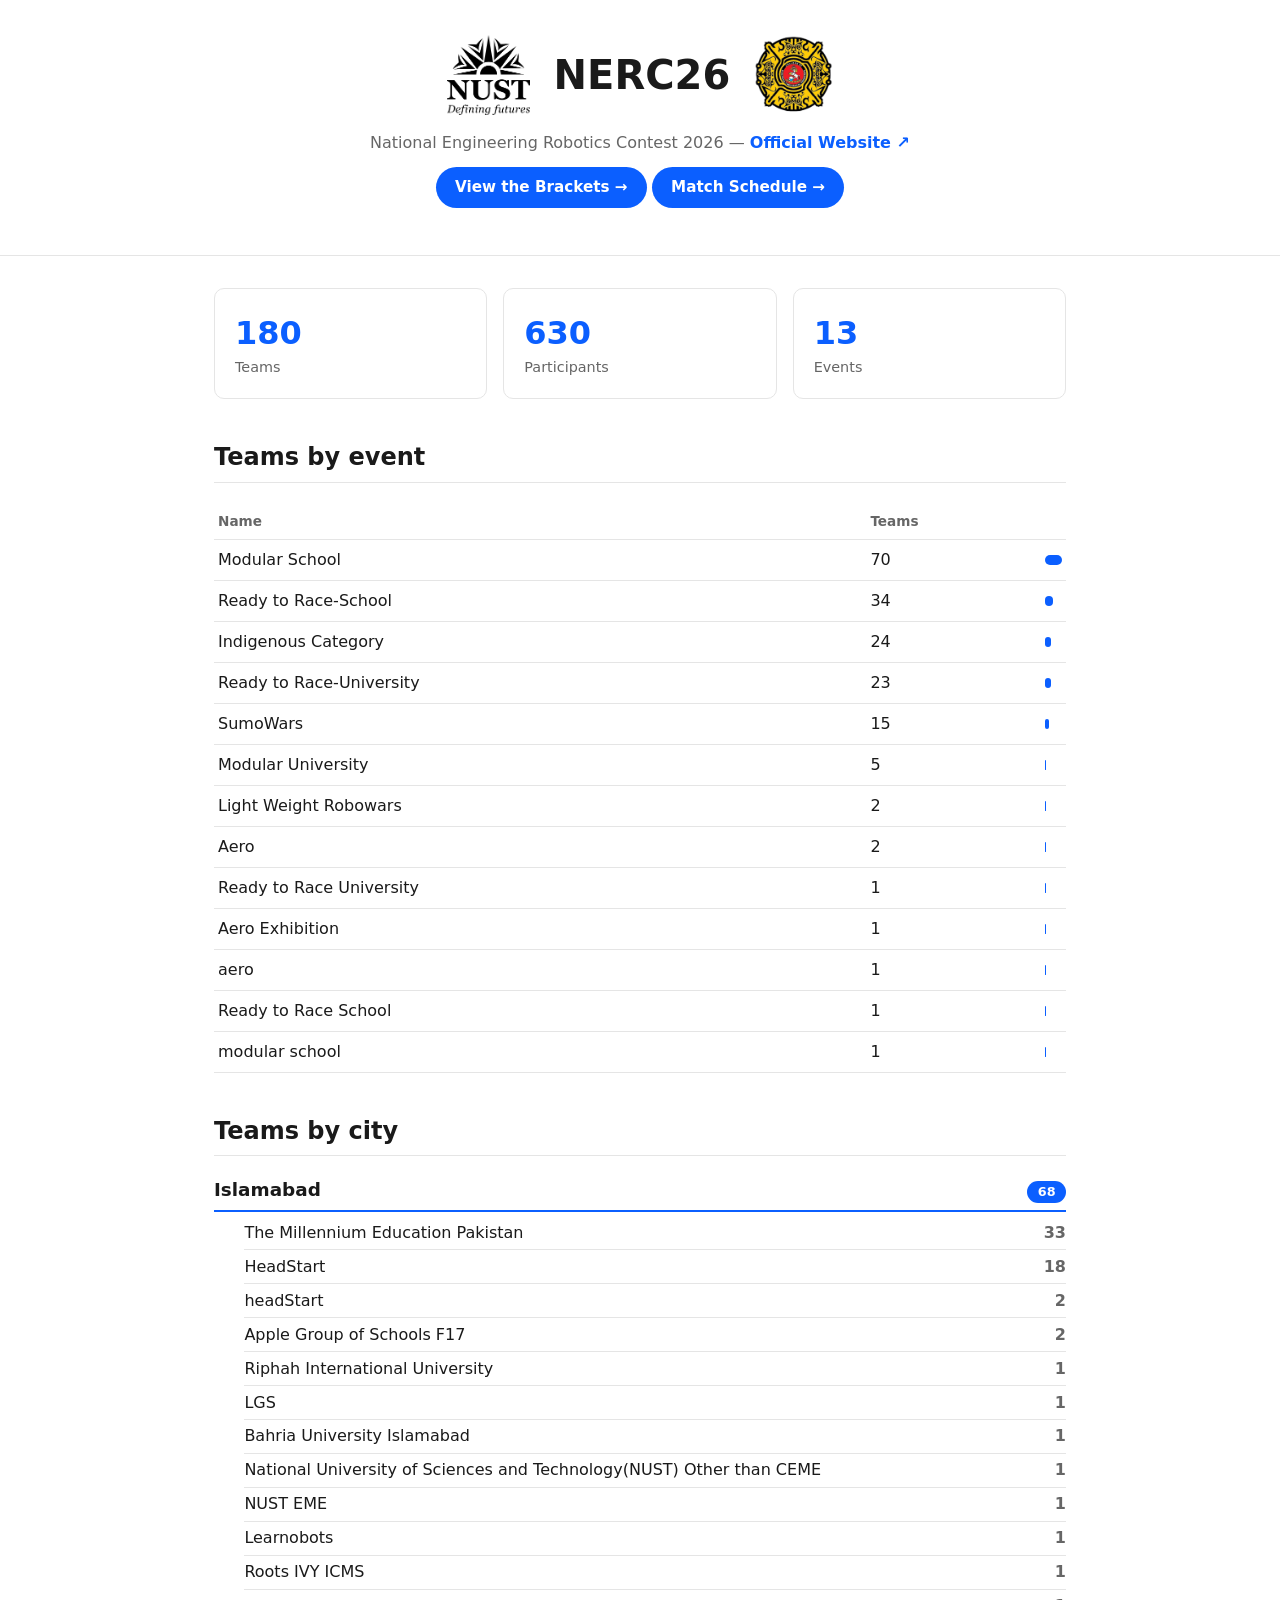
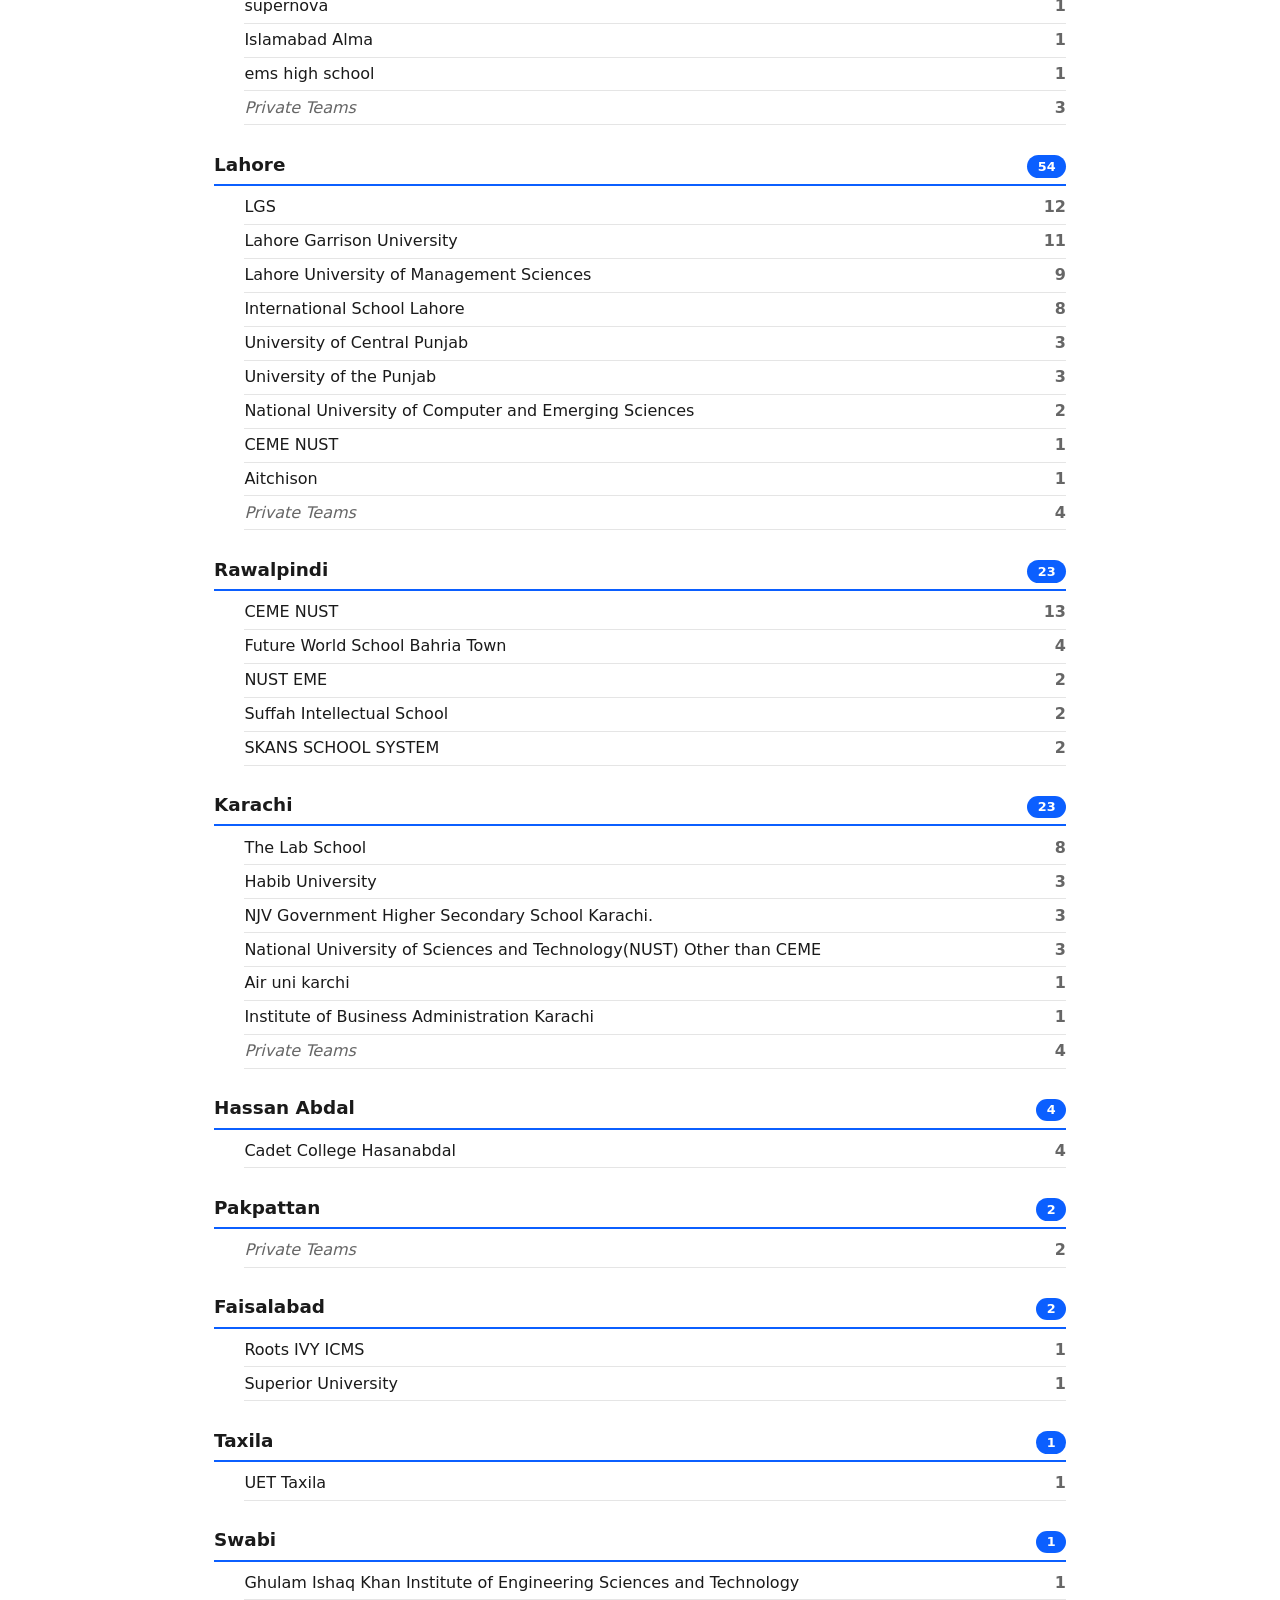
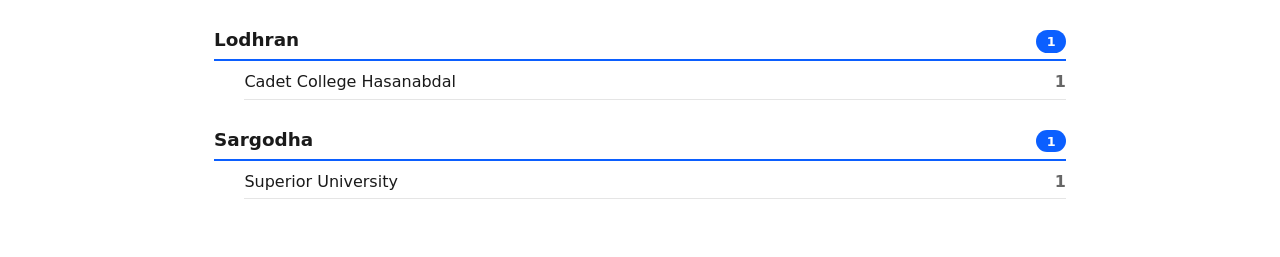
<file: docs/index.html>
<!DOCTYPE html>
<html lang="en">
<head>
  <meta charset="utf-8" />
  <meta name="viewport" content="width=device-width, initial-scale=1" />
  <title>NERC26</title>
  <style>
    :root { --fg: #1a1a1a; --muted: #666; --accent: #0b5fff; --line: #e5e5e5; }
    * { box-sizing: border-box; }
    body {
      font-family: -apple-system, system-ui, Segoe UI, Roboto, sans-serif;
      color: var(--fg); margin: 0; line-height: 1.5;
    }
    header {
      padding: 2.2rem 1.5rem; text-align: center;
      border-bottom: 1px solid var(--line);
    }
    .brandbar { display: flex; align-items: center; justify-content: center;
      gap: 1.5rem; margin-bottom: 1rem; }
    .brandbar img { height: 80px; width: auto; }
    .brandbar h1 { margin: 0; font-size: 2.5rem; }
    header p { margin: 0 0 .75rem; color: var(--muted); }
    @media (max-width: 600px) {
      .brandbar { gap: .8rem; }
      .brandbar img { height: 46px; }
      .brandbar h1 { font-size: 1.5rem; }
    }
    .cta {
      display: inline-block; text-decoration: none; font-weight: 700;
      background: var(--accent); color: #fff; padding: .55rem 1.2rem;
      border-radius: 999px; font-size: .95rem;
    }
    .cta:hover { opacity: .9; }
    main { max-width: 900px; margin: 0 auto; padding: 2rem 1.5rem; }
    .cards { display: grid; grid-template-columns: repeat(auto-fit, minmax(160px, 1fr)); gap: 1rem; }
    .card { border: 1px solid var(--line); border-radius: 10px; padding: 1.25rem; }
    .card .num { font-size: 2rem; font-weight: 700; color: var(--accent); }
    .card .label { color: var(--muted); font-size: .9rem; }
    h2 { margin-top: 2.5rem; border-bottom: 1px solid var(--line); padding-bottom: .4rem; }
    table { width: 100%; border-collapse: collapse; }
    th, td { text-align: left; padding: .5rem .25rem; border-bottom: 1px solid var(--line); }
    th { color: var(--muted); font-weight: 600; font-size: .85rem; }
    .bar { background: var(--accent); height: 10px; border-radius: 5px; }

    /* Teams by city -> institution breakdown */
    .city { margin-bottom: 1.6rem; }
    .city-head { display: flex; align-items: baseline; gap: .6rem;
      border-bottom: 2px solid var(--accent); padding-bottom: .35rem; margin-bottom: .3rem; }
    .city-head .name { font-size: 1.15rem; font-weight: 700; }
    .city-head .count { margin-left: auto; background: var(--accent); color: #fff;
      border-radius: 999px; padding: .1rem .65rem; font-size: .8rem; font-weight: 700;
      font-variant-numeric: tabular-nums; }
    ol.insts { margin: .25rem 0 0; padding: 0 0 0 1.9rem; }
    ol.insts li { display: flex; align-items: baseline; gap: 1rem; padding: .28rem 0;
      border-bottom: 1px solid var(--line); }
    ol.insts li::marker { color: var(--muted); font-size: .85rem; }
    ol.insts .iname { flex: 1; min-width: 0; }
    ol.insts .icount { flex: 0 0 auto; color: var(--muted); font-weight: 700;
      font-variant-numeric: tabular-nums; }
    ol.insts li.private .iname { color: var(--muted); font-style: italic; }
  </style>
</head>
<body>
  <header>
    <div class="brandbar">
      <img src="nust.png" alt="NUST" />
      <h1>NERC26</h1>
      <img src="ceme.png" alt="CEME" />
    </div>
    <p>National Engineering Robotics Contest 2026 — <a href="https://www.dmtsnust.com/" target="_blank" rel="noopener" style="color:var(--accent);font-weight:600;text-decoration:none">Official Website ↗</a></p>
    <p><a class="cta" href="bracket.html">View the Brackets →</a>
       <a class="cta" href="schedule.html">Match Schedule →</a></p>
  </header>
  <main>
    <div class="cards" id="cards"></div>
    <h2>Teams by event</h2>
    <table id="events"><tbody></tbody></table>
    <h2>Teams by city</h2>
    <div id="cities"></div>
  </main>

  <script>
    async function load() {
      const d = await fetch('data.json', { cache: 'no-store' }).then(r => r.json());

      const cards = [
        ['Teams', d.total_teams],
        ['Participants', d.total_participants],
        ['Events', Object.keys(d.by_event).length],
      ];
      document.getElementById('cards').innerHTML = cards.map(
        ([l, n]) => `<div class="card"><div class="num">${n}</div><div class="label">${l}</div></div>`
      ).join('');

      function fill(id, obj, max) {
        const top = Object.entries(obj).slice(0, max || 999);
        const peak = Math.max(...top.map(([, v]) => v));
        document.querySelector(`#${id} tbody`).innerHTML =
          `<tr><th>Name</th><th>Teams</th><th></th></tr>` +
          top.map(([k, v]) =>
            `<tr><td>${k || '(blank)'}</td><td>${v}</td>
             <td><div class="bar" style="width:${(v / peak) * 100}%"></div></td></tr>`
          ).join('');
      }
      fill('events', d.by_event);

      document.getElementById('cities').innerHTML =
        Object.entries(d.by_city_detail || {}).map(([city, info]) => `
          <div class="city">
            <div class="city-head"><span class="name">${city || '(blank)'}</span>
              <span class="count">${info.total}</span></div>
            <ol class="insts">
              ${info.institutions.map(i =>
                `<li${i.name === 'Private Teams' ? ' class="private"' : ''}>
                   <span class="iname">${i.name}</span>
                   <span class="icount">${i.count}</span></li>`
              ).join('')}
            </ol>
          </div>`
        ).join('');
    }
    load();
  </script>
</body>
</html>
</file>
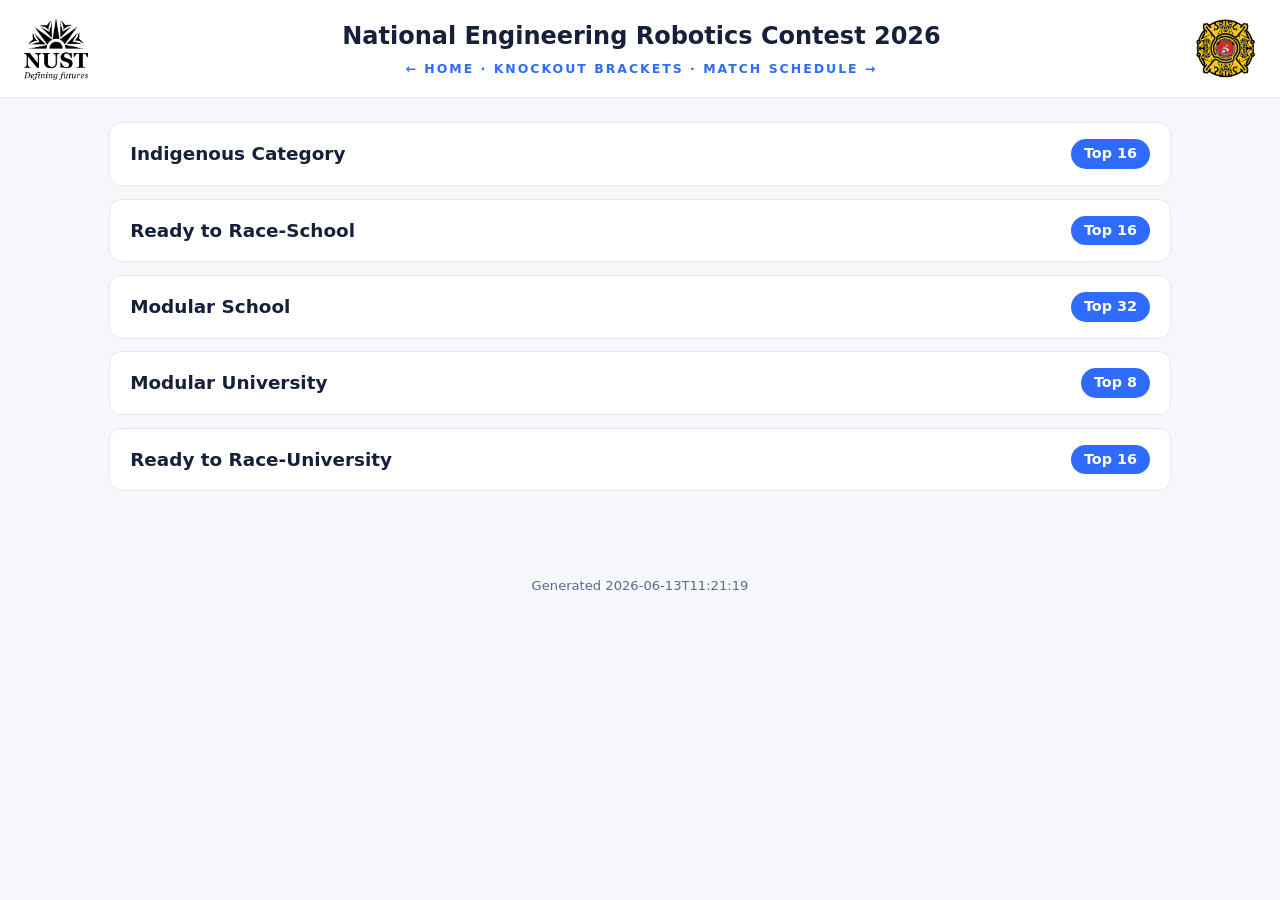
<file: docs/bracket.html>
<!DOCTYPE html>
<html lang="en">
<head>
  <meta charset="utf-8" />
  <meta name="viewport" content="width=device-width, initial-scale=1" />
  <title>National Engineering Robotics Contest 2026 — Brackets</title>
  <style>
    :root {
      --bg:#f5f7fb; --panel:#ffffff; --line:#e3e8f0; --fg:#16203a;
      --muted:#5a6b8c; --accent:#2f6bff; --accent2:#00a884;
    }
    *{box-sizing:border-box}
    body{
      margin:0; background:var(--bg); color:var(--fg);
      font-family:-apple-system,system-ui,Segoe UI,Roboto,sans-serif;
      min-height:100vh; line-height:1.5;
    }
    header{display:flex; align-items:center; gap:1.2rem; padding:1.1rem 1.5rem;
      border-bottom:1px solid var(--line); background:#fff;}
    header .brand{flex:0 0 auto}
    header .brand img{height:62px; width:auto; display:block}
    header .head-text{flex:1 1 auto; text-align:center; min-width:0}
    header h1{margin:0; font-size:1.5rem; font-weight:800;}
    header p{margin:.35rem 0 0; color:var(--accent); letter-spacing:.16em;
      text-transform:uppercase; font-size:.78rem; font-weight:700}
    @media(max-width:600px){ header{gap:.6rem; padding:.8rem .7rem}
      header .brand img{height:38px} header h1{font-size:1.05rem}
      header p{letter-spacing:.08em; font-size:.66rem} }
    main{max-width:1100px; margin:0 auto; padding:1.5rem 1.2rem 3rem}

    /* Index of categories */
    .cat-link{display:flex; align-items:center; justify-content:space-between; gap:1rem;
      text-decoration:none; color:inherit; background:var(--panel); border:1px solid var(--line);
      border-radius:12px; padding:1rem 1.25rem; margin-bottom:.8rem; transition:border-color .15s, transform .05s;}
    .cat-link:hover{border-color:var(--accent); transform:translateY(-1px)}
    .cat-link .meta{font-weight:700; font-size:1.15rem}
    .cat-link .sub{color:var(--muted); font-size:.82rem; font-weight:400; margin-top:.15rem}
    .cat-link .count{flex:0 0 auto; background:var(--accent); color:#fff; font-weight:700;
      border-radius:999px; padding:.25rem .8rem; font-size:.9rem}
    .cat-link .count.pending{background:var(--muted)}

    .back{display:inline-block; color:var(--accent); text-decoration:none; font-weight:600;
      font-size:.9rem; margin-bottom:1rem}
    .back:hover{text-decoration:underline}
    .cat-head h2{margin:0; font-size:1.6rem}
    .cat-head{margin-bottom:1.6rem}

    /* Bracket: rounds stacked vertically, each a responsive grid of match cards */
    .round{margin-bottom:2rem}
    .round-name{display:flex; align-items:center; gap:.8rem;
      font-size:.78rem; letter-spacing:.16em; text-transform:uppercase;
      color:var(--muted); font-weight:700; margin:0 0 .9rem}
    .round-name .rule{flex:1; height:1px; background:var(--line)}
    .round-name .pill{background:var(--fg); color:#fff; border-radius:999px;
      padding:.18rem .7rem; letter-spacing:.08em}
    .grid{display:grid; gap:1rem;
      grid-template-columns:repeat(auto-fill, minmax(15rem, 1fr))}

    .match{background:var(--panel); border:1px solid var(--line); border-radius:14px;
      padding:.55rem; box-shadow:0 1px 2px rgba(20,32,58,.04); transition:box-shadow .15s, border-color .15s}
    .match:hover{box-shadow:0 6px 20px rgba(20,32,58,.09); border-color:#cdd7e8}

    /* three lines: team A / vs / team B */
    .slot{display:flex; align-items:center; gap:.65rem; padding:.55rem .6rem; border-radius:9px}
    .slot .seed{flex:0 0 1.7rem; height:1.7rem; display:grid; place-items:center;
      border-radius:8px; background:#eef2fb; color:var(--accent);
      font-weight:800; font-size:.82rem; font-variant-numeric:tabular-nums}
    .slot .who{min-width:0; flex:1}
    .slot .nm{display:flex; align-items:baseline; gap:.45rem;
      font-weight:700; font-size:.98rem}
    .slot .nm .tname{min-width:0; overflow:hidden; text-overflow:ellipsis; white-space:nowrap}
    .slot .nm .tid{flex:0 0 auto; color:var(--accent); font-weight:800;
      font-size:.78rem; font-variant-numeric:tabular-nums}
    .slot .uni{color:var(--muted); font-size:.78rem; overflow:hidden;
      text-overflow:ellipsis; white-space:nowrap; margin-top:.1rem}
    .slot.tbd{color:var(--muted)}
    .slot.tbd .seed{background:#eef1f6; color:var(--muted)}
    .slot.tbd .nm{font-weight:600}
    .slot.ref .nm{font-weight:600; font-style:italic; color:var(--muted)}
    /* winner of a played match */
    .slot.win{background:#e9f8f1}
    .slot.win .seed{background:var(--accent2); color:#fff}
    .slot.win .tick{flex:0 0 auto; color:var(--accent2); font-weight:800}

    .vs{display:flex; align-items:center; gap:.7rem; padding:.05rem .9rem; margin:.05rem 0}
    .vs::before,.vs::after{content:""; flex:1; height:1px; background:var(--line)}
    .vs span{font-size:.68rem; font-weight:800; letter-spacing:.12em;
      text-transform:uppercase; color:var(--muted)}

    footer{text-align:center; color:var(--muted); font-size:.82rem; padding:1.5rem}
    .empty{text-align:center; color:var(--muted); padding:4rem 1rem}
  </style>
</head>
<body>
  <header>
    <span class="brand"><img src="nust.png" alt="NUST" /></span>
    <div class="head-text">
      <h1>National Engineering Robotics Contest 2026</h1>
      <p><a href="index.html" style="color:var(--accent);text-decoration:none">← Home</a> · Knockout Brackets · <a href="schedule.html" style="color:var(--accent);text-decoration:none">Match Schedule →</a></p>
    </div>
    <span class="brand"><img src="ceme.png" alt="CEME" /></span>
  </header>
  <main id="main"></main>
  <footer id="foot"></footer>

  <script>
    const main = document.getElementById("main");
    let DATA = null;

    function ordered(categories){
      return Object.entries(categories).sort((a,b)=>{
        const sa=a[1].schedule||{}, sb=b[1].schedule||{};
        return (sa.day||"").localeCompare(sb.day||"") ||
               (sa.time||"").localeCompare(sb.time||"") ||
               a[0].localeCompare(b[0]);
      });
    }
    function renderIndex(){
      main.innerHTML = ordered(DATA.categories).map(([name,info])=>{
        const pending = info.status !== "seeded";
        const badge = pending ? "pending" : `Top ${info.bracket_size}`;
        return `<a class="cat-link" href="#${encodeURIComponent(name)}">
          <span class="meta">${name}</span>
          <span class="count ${pending?"pending":""}">${badge}</span>
        </a>`;
      }).join("");
    }

    const esc = s => (s||"").replace(/[&<>]/g, c => ({"&":"&amp;","<":"&lt;",">":"&gt;"}[c]));

    function slotHTML(s, winnerNo){
      if(!s || s.type === "tbd") return `<div class="slot tbd"><span class="seed">—</span>
        <span class="who"><div class="nm">TBD</div></span></div>`;
      if(s.type === "bye") return `<div class="slot tbd"><span class="seed">—</span>
        <span class="who"><div class="nm">BYE</div></span></div>`;
      if(s.type === "ref") return `<div class="slot ref"><span class="seed">—</span>
        <span class="who"><div class="nm">${esc(s.text)}</div></span></div>`;
      if(s.type === "seed") return `<div class="slot ref"><span class="seed">${s.seed}</span>
        <span class="who"><div class="nm">Seed ${s.seed}</div></span></div>`;
      const won = winnerNo && s.team_no === winnerNo;
      return `<div class="slot${won ? " win" : ""}"><span class="seed">${s.seed}</span>
        <span class="who">
          <div class="nm"><span class="tname">${esc(s.team_name)||"—"}</span><span class="tid">#${s.team_no||"—"}</span></div>
          ${s.institution && s.institution !== "(private)" ? `<div class="uni">${esc(s.institution)}</div>` : ""}
        </span>${won ? '<span class="tick">✓</span>' : ""}</div>`;
    }

    const ROUND_LABELS = {R64:"Round of 64", R32:"Round of 32", R16:"Round of 16",
      QF:"Quarter-finals", SF:"Semi-finals", Final:"Final", "3rd":"3rd-place playoff"};

    function matchHTML(m){
      return `<div class="match">
        ${slotHTML(m.a, m.winner)}
        <div class="vs"><span>vs</span></div>
        ${slotHTML(m.b, m.winner)}
      </div>`;
    }

    function renderCategory(name){
      const info = DATA.categories[name];
      if(!info){ location.hash=""; return; }
      let body;
      if(!info.rounds || !info.rounds.length){
        body = `<div class="empty">This bracket will appear once the draw is run.</div>`;
      } else {
        body = info.rounds.map(r=>`
          <section class="round">
            <h3 class="round-name"><span class="pill">${ROUND_LABELS[r.name]||r.name}</span>
              <span class="rule"></span></h3>
            <div class="grid">${r.matches.map(matchHTML).join("")}</div>
          </section>`).join("");
      }
      main.innerHTML = `
        <a class="back" href="#">← All categories</a>
        <div class="cat-head"><h2>${name}</h2></div>
        ${body}`;
      window.scrollTo(0,0);
    }

    function route(){
      if(!DATA || !DATA.categories) return;
      const hash = decodeURIComponent(location.hash.replace(/^#/,""));
      if(hash && DATA.categories[hash]) renderCategory(hash);
      else renderIndex();
    }

    async function start(){
      try { DATA = await fetch("bracket.json", {cache:"no-store"}).then(r=>r.json()); }
      catch(e){ DATA = null; }
      if(!DATA || !DATA.categories){
        main.innerHTML = '<div class="empty">The brackets will be published once the heats are complete.</div>';
        return;
      }
      document.getElementById("foot").textContent = `Generated ${DATA.generated_at}`;
      window.addEventListener("hashchange", route);
      route();
    }
    start();
  </script>
</body>
</html>
</file>
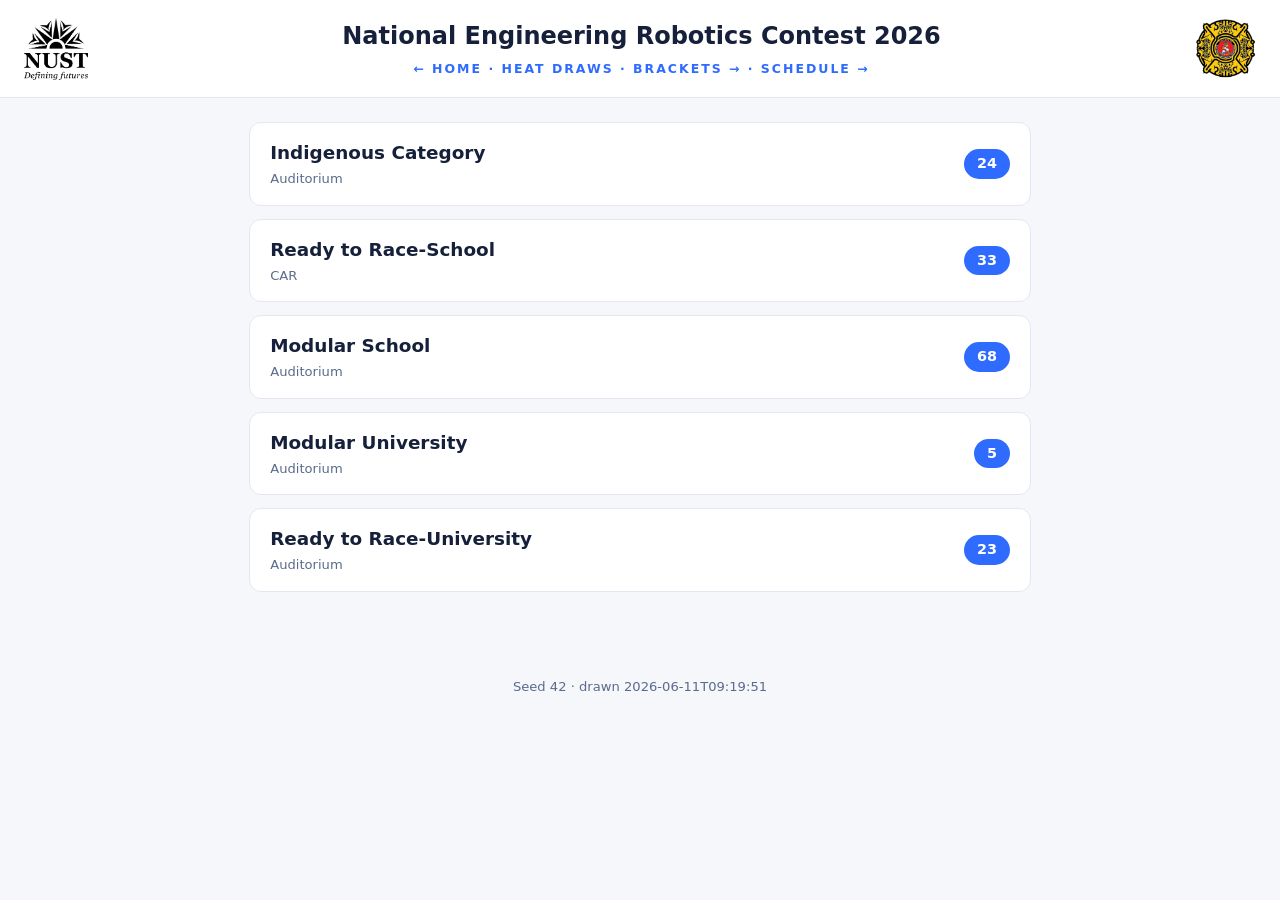
<file: docs/draws.html>
<!DOCTYPE html>
<html lang="en">
<head>
  <meta charset="utf-8" />
  <meta name="viewport" content="width=device-width, initial-scale=1" />
  <title>National Engineering Robotics Contest 2026 — Draws</title>
  <style>
    :root {
      --bg:#f5f7fb; --panel:#ffffff; --line:#e3e8f0; --fg:#16203a;
      --muted:#5a6b8c; --accent:#2f6bff; --accent2:#00a884;
    }
    *{box-sizing:border-box}
    body{
      margin:0; background:var(--bg); color:var(--fg);
      font-family:-apple-system,system-ui,Segoe UI,Roboto,sans-serif;
      min-height:100vh; line-height:1.5;
    }
    header{display:flex; align-items:center; gap:1.2rem; padding:1.1rem 1.5rem;
      border-bottom:1px solid var(--line); background:#fff;}
    header .brand{flex:0 0 auto}
    header .brand img{height:62px; width:auto; display:block}
    header .head-text{flex:1 1 auto; text-align:center; min-width:0}
    header h1{margin:0; font-size:1.5rem; font-weight:800;}
    header p{margin:.35rem 0 0; color:var(--accent); letter-spacing:.16em;
      text-transform:uppercase; font-size:.78rem; font-weight:700}
    @media(max-width:600px){ header{gap:.6rem; padding:.8rem .7rem}
      header .brand img{height:38px} header h1{font-size:1.05rem}
      header p{letter-spacing:.08em; font-size:.66rem} }
    main{max-width:820px; margin:0 auto; padding:1.5rem 1.2rem 3rem}

    /* Countdown */
    .countdown-wrap{text-align:center; padding:3rem 1rem}
    .countdown-wrap .msg{font-size:1.25rem; color:var(--muted); margin-bottom:.4rem}
    .countdown-wrap .when{font-size:1.5rem; font-weight:800; color:var(--fg); margin-bottom:2rem}
    .clock{display:flex; gap:1rem; justify-content:center; flex-wrap:wrap}
    .clock .unit{background:var(--panel); border:1px solid var(--line); border-radius:14px;
      padding:1rem 1.2rem; min-width:5rem; box-shadow:0 4px 18px rgba(20,30,60,.06)}
    .clock .n{font-size:2.6rem; font-weight:800; color:var(--accent); font-variant-numeric:tabular-nums; line-height:1}
    .clock .l{font-size:.7rem; letter-spacing:.12em; text-transform:uppercase; color:var(--muted); margin-top:.4rem}

    /* Index of categories */
    .cat-link{display:flex; align-items:center; justify-content:space-between; gap:1rem;
      text-decoration:none; color:inherit; background:var(--panel); border:1px solid var(--line);
      border-radius:12px; padding:1rem 1.25rem; margin-bottom:.8rem; transition:border-color .15s, transform .05s;}
    .cat-link:hover{border-color:var(--accent); transform:translateY(-1px)}
    .cat-link .meta{font-weight:700; font-size:1.15rem}
    .cat-link .sub{color:var(--muted); font-size:.82rem; font-weight:400; margin-top:.15rem}
    .cat-link .count{flex:0 0 auto; background:var(--accent); color:#fff; font-weight:700;
      border-radius:999px; padding:.25rem .8rem; font-size:.9rem}

    /* Single category page */
    .back{display:inline-block; color:var(--accent); text-decoration:none; font-weight:600;
      font-size:.9rem; margin-bottom:1rem}
    .back:hover{text-decoration:underline}
    .cat-head h2{margin:0; font-size:1.6rem}
    .cat-head .sched{color:var(--muted); font-size:.9rem; margin:.25rem 0 1.2rem}

    ol.heats{list-style:none; margin:0; padding:0}  /* single column */
    ol.heats li{display:flex; align-items:center; gap:.9rem; background:var(--panel);
      border:1px solid var(--line); border-radius:10px; padding:.6rem 1rem; margin-bottom:.5rem}
    /* run-order number: plain */
    ol.heats .order{flex:0 0 1.8rem; text-align:right; color:var(--muted);
      font-weight:400; font-variant-numeric:tabular-nums}
    /* Team ID: the hero */
    ol.heats .tid{flex:0 0 auto; min-width:5rem; font-size:1.8rem; font-weight:800;
      color:var(--accent); font-variant-numeric:tabular-nums; line-height:1}
    ol.heats .tid small{display:block; font-size:.6rem; font-weight:700; letter-spacing:.12em;
      text-transform:uppercase; color:var(--muted)}
    ol.heats .who{display:flex; flex-direction:column; min-width:0}
    ol.heats .tname{font-weight:700}
    ol.heats .inst{color:var(--muted); font-size:.8rem; white-space:nowrap; overflow:hidden; text-overflow:ellipsis}

    footer{text-align:center; color:var(--muted); font-size:.82rem; padding:1.5rem}
    .empty{text-align:center; color:var(--muted); padding:4rem 1rem}
  </style>
</head>
<body>
  <header>
    <span class="brand"><img src="nust.png" alt="NUST" /></span>
    <div class="head-text">
      <h1>National Engineering Robotics Contest 2026</h1>
      <p><a href="index.html" style="color:var(--accent);text-decoration:none">← Home</a> · Heat Draws · <a href="bracket.html" style="color:var(--accent);text-decoration:none">Brackets →</a>
         · <a href="schedule.html" style="color:var(--accent);text-decoration:none">Schedule →</a></p>
    </div>
    <span class="brand"><img src="ceme.png" alt="CEME" /></span>
  </header>
  <main id="main"></main>
  <footer id="foot"></footer>

  <script>
    // ----- CONFIG: when the draws are announced (edit as needed) -----
    // Defaults to the first scheduled slot (Day 1, Thursday 11 June 2026, 14:00).
    const ANNOUNCE_AT = new Date("2026-06-11T14:00:00");

    const main = document.getElementById("main");
    let DRAW = null;

    function ordered(categories){
      return Object.entries(categories).sort((a,b)=>{
        const sa=a[1].schedule||{}, sb=b[1].schedule||{};
        return (sa.day||"").localeCompare(sb.day||"") ||
               (sa.time||"").localeCompare(sb.time||"") ||
               a[0].localeCompare(b[0]);
      });
    }
    function schedText(s){ return s ? s.venue : "Venue TBD"; }
    function fmtWhen(d){
      return d.toLocaleString("en-GB", {weekday:"long", day:"numeric", month:"long",
        hour:"2-digit", minute:"2-digit"});
    }

    /* ---------- Countdown (before announcement) ---------- */
    function showCountdown(){
      main.innerHTML = `
        <div class="countdown-wrap">
          <div class="msg">The draws will be announced on</div>
          <div class="when">${fmtWhen(ANNOUNCE_AT)}</div>
          <div class="clock" id="clock"></div>
        </div>`;
      const clock = document.getElementById("clock");
      function tick(){
        const diff = ANNOUNCE_AT - new Date();
        if(diff <= 0){ clearInterval(timer); startDraws(); return; } // disappears at zero
        const s = Math.floor(diff/1000);
        const parts = [
          ["Days", Math.floor(s/86400)],
          ["Hours", Math.floor(s%86400/3600)],
          ["Minutes", Math.floor(s%3600/60)],
          ["Seconds", s%60],
        ];
        clock.innerHTML = parts.map(([l,n])=>
          `<div class="unit"><div class="n">${String(n).padStart(2,"0")}</div><div class="l">${l}</div></div>`
        ).join("");
      }
      tick();
      const timer = setInterval(tick, 1000);
    }

    /* ---------- Draws (after announcement) ---------- */
    function renderIndex(){
      main.innerHTML = ordered(DRAW.categories).map(([name,info])=>`
        <a class="cat-link" href="#${encodeURIComponent(name)}">
          <span><span class="meta">${name}</span>
            <div class="sub">${schedText(info.schedule)}</div></span>
          <span class="count">${info.team_count}</span>
        </a>`).join("");
    }
    function renderCategory(name){
      const info = DRAW.categories[name];
      if(!info){ location.hash=""; return; }
      const rows = info.teams.map(t=>`<li>
        <span class="order">${t.seed}</span>
        <span class="tid"><small>Team</small> ${t.team_no||"—"}</span>
        <span class="who"><span class="tname">${t.team_name||"—"}</span>
          <span class="inst">${t.institution||""}</span></span>
        </li>`).join("");
      main.innerHTML = `
        <a class="back" href="#">← All categories</a>
        <div class="cat-head"><h2>${name}</h2>
          <div class="sched">${schedText(info.schedule)} · ${info.team_count} heats</div></div>
        <ol class="heats">${rows}</ol>`;
      window.scrollTo(0,0);
    }
    function route(){
      if(!DRAW || !DRAW.categories) return;
      const hash = decodeURIComponent(location.hash.replace(/^#/,""));
      if(hash && DRAW.categories[hash]) renderCategory(hash);
      else renderIndex();
    }
    async function startDraws(){
      try { DRAW = await fetch("draw.json", {cache:"no-store"}).then(r=>r.json()); }
      catch(e){ DRAW = null; }
      if(!DRAW || !DRAW.categories){
        main.innerHTML = '<div class="empty">The draws will be announced shortly.</div>';
        return;
      }
      document.getElementById("foot").textContent =
        `Seed ${DRAW.rng_seed} · drawn ${DRAW.drawn_at}`;
      window.addEventListener("hashchange", route);
      route();
    }

    // Add ?preview to the URL to bypass the countdown and view the draws now
    // (for checking the page offline before the announcement / before pushing).
    const preview = new URLSearchParams(location.search).has("preview");

    // Before the announcement time -> countdown; after (or ?preview) -> the draws.
    if(!preview && new Date() < ANNOUNCE_AT) showCountdown();
    else startDraws();
  </script>
</body>
</html>
</file>
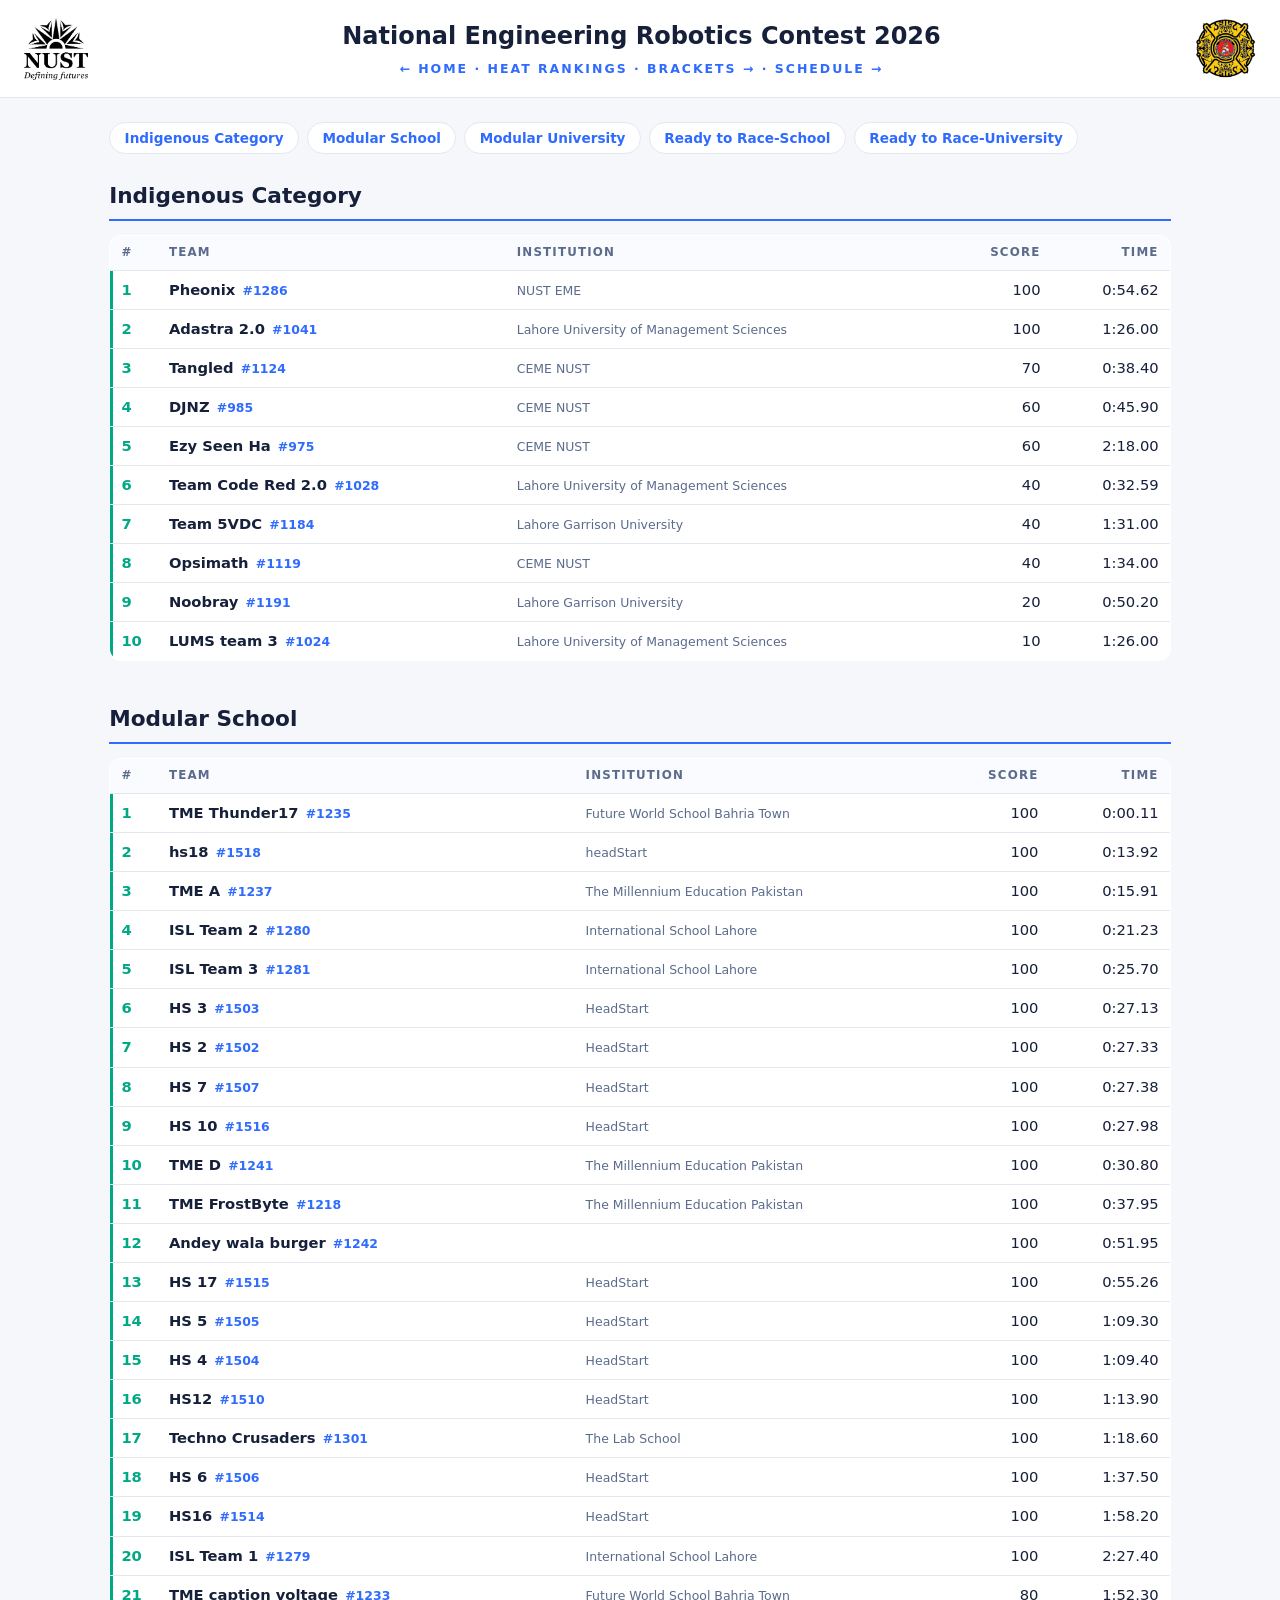
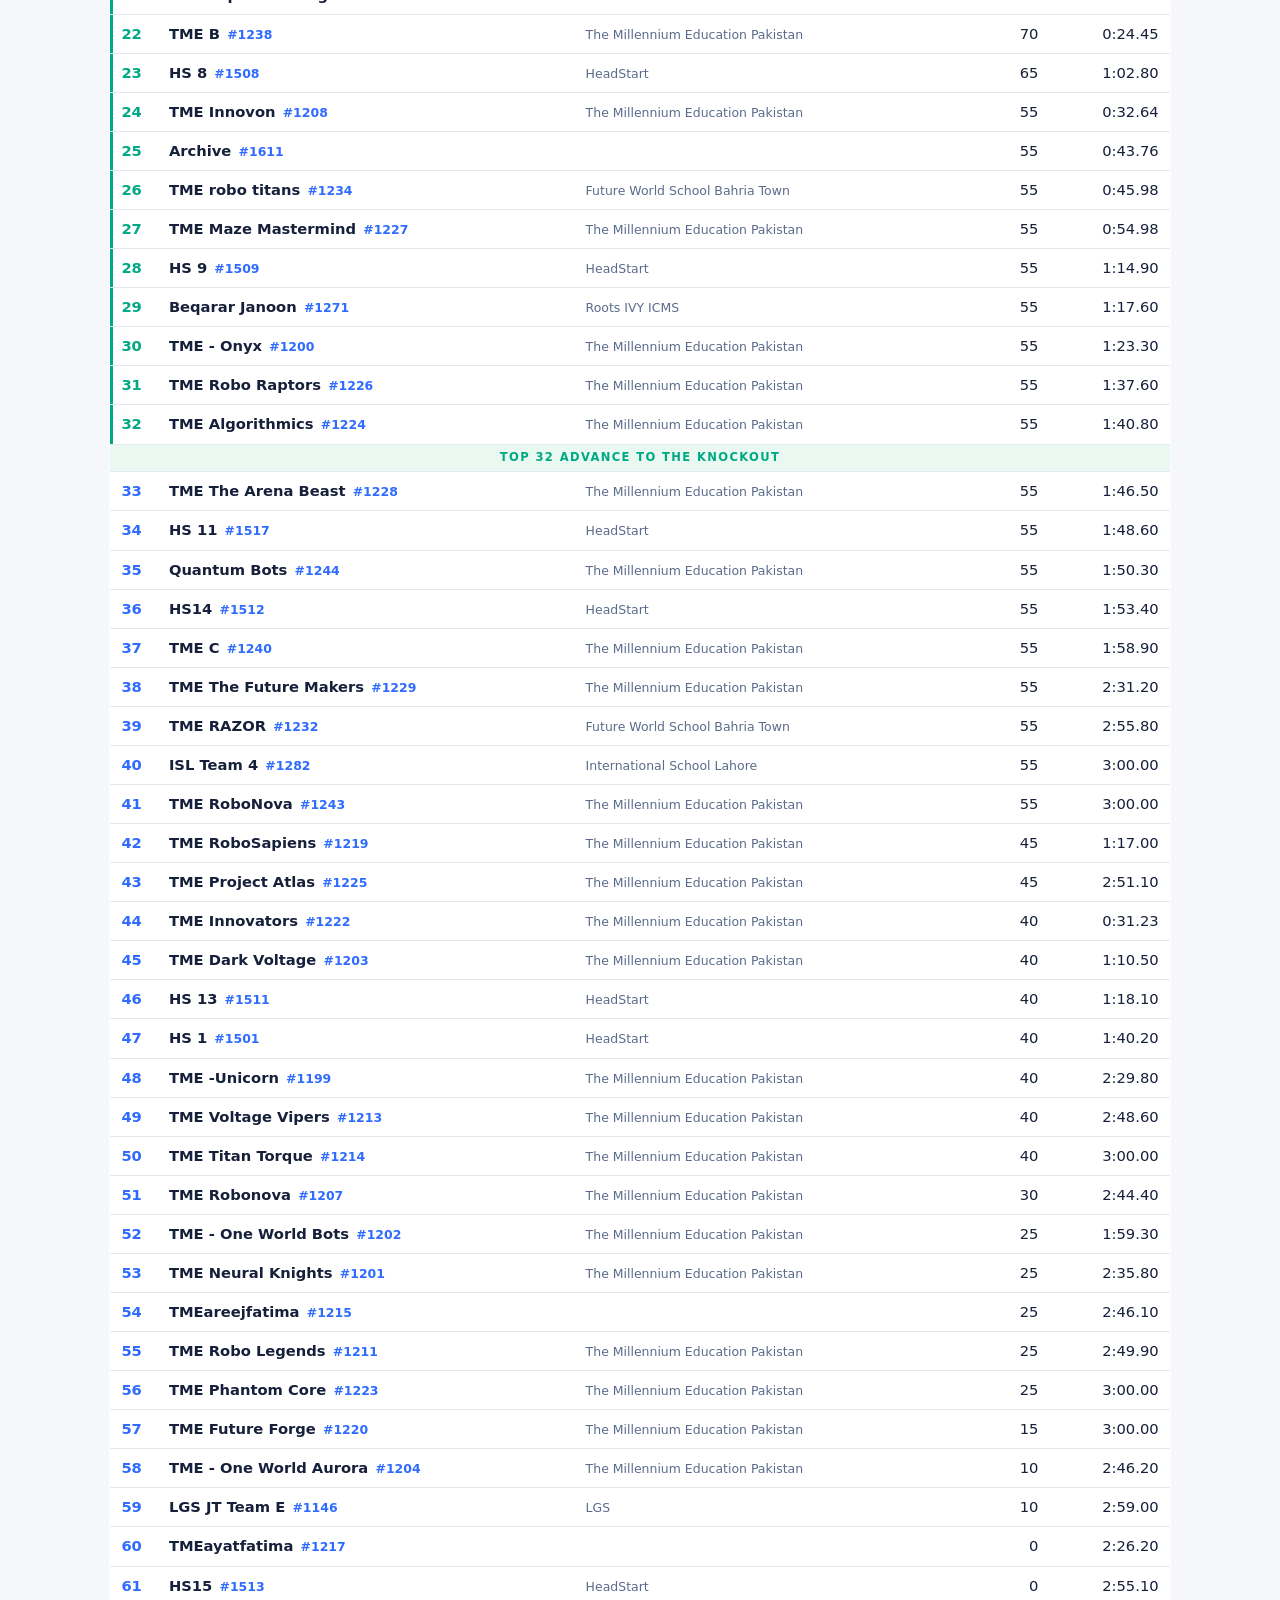
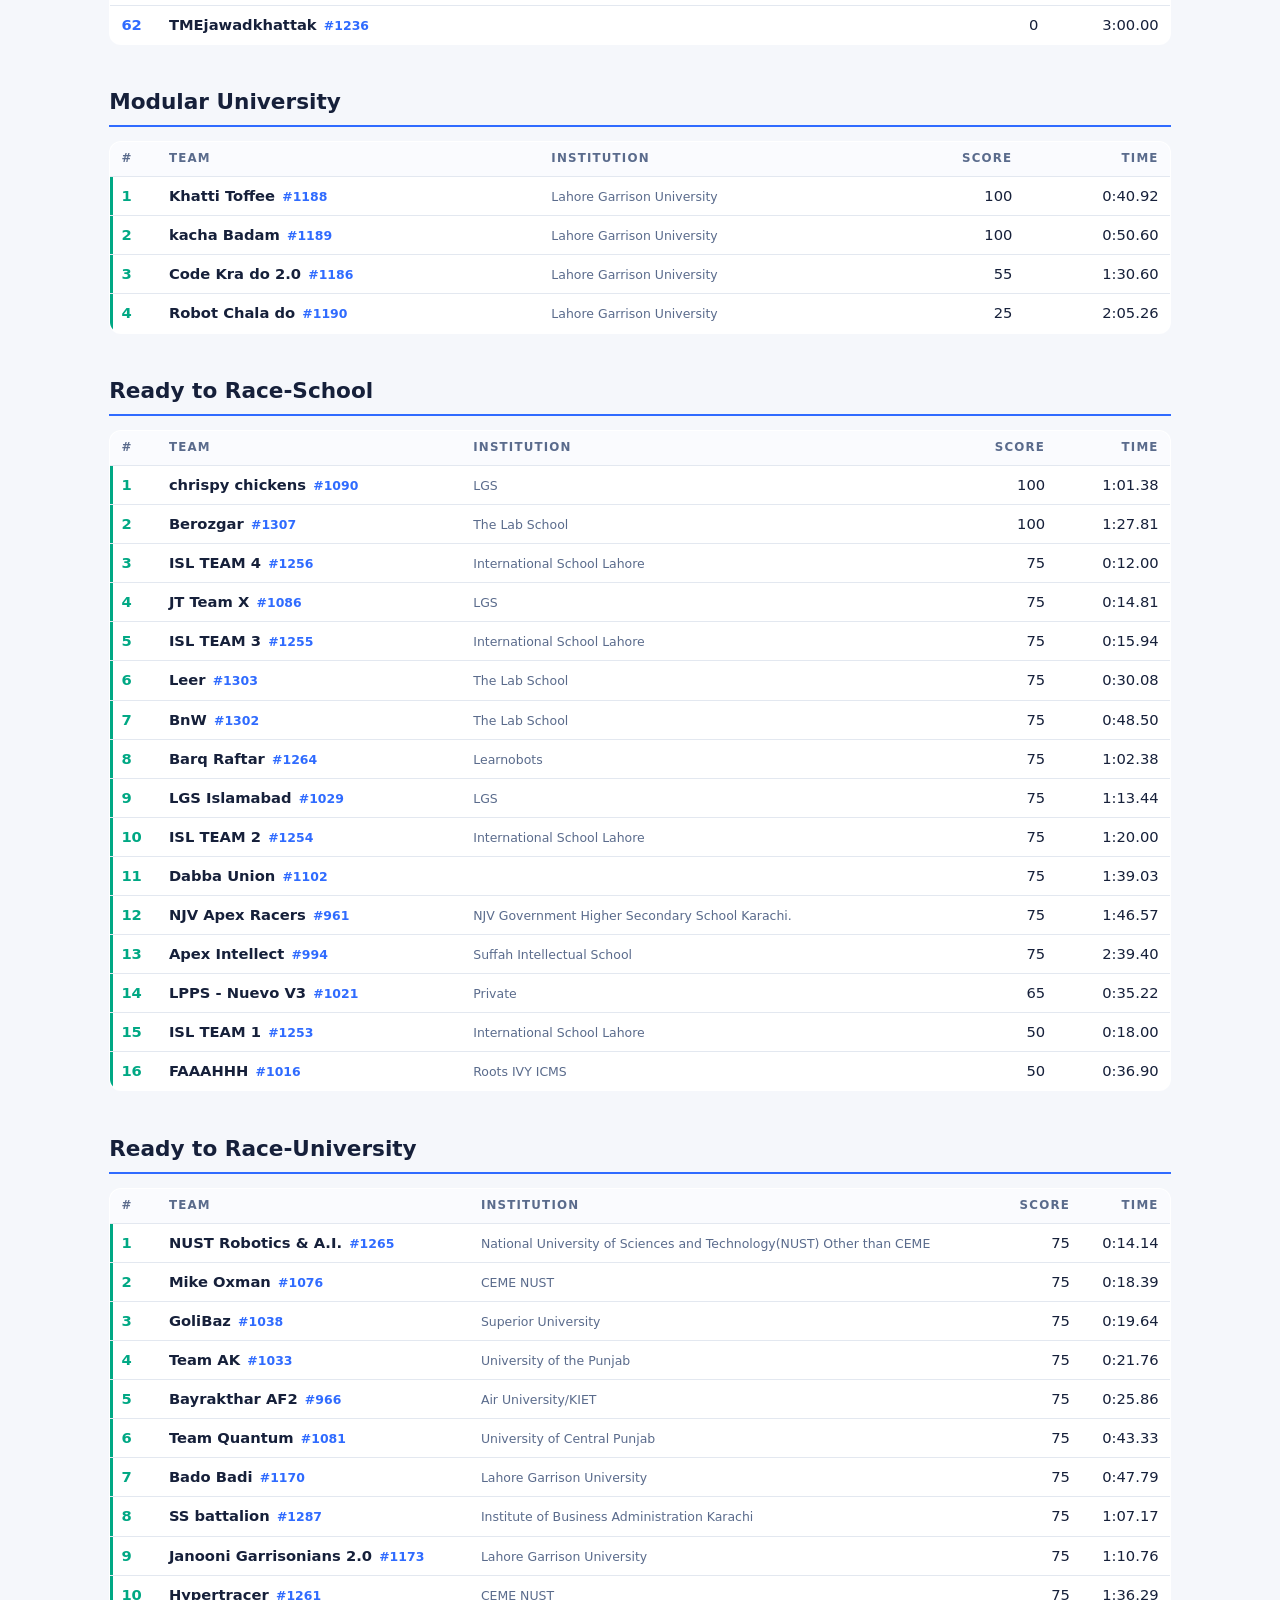
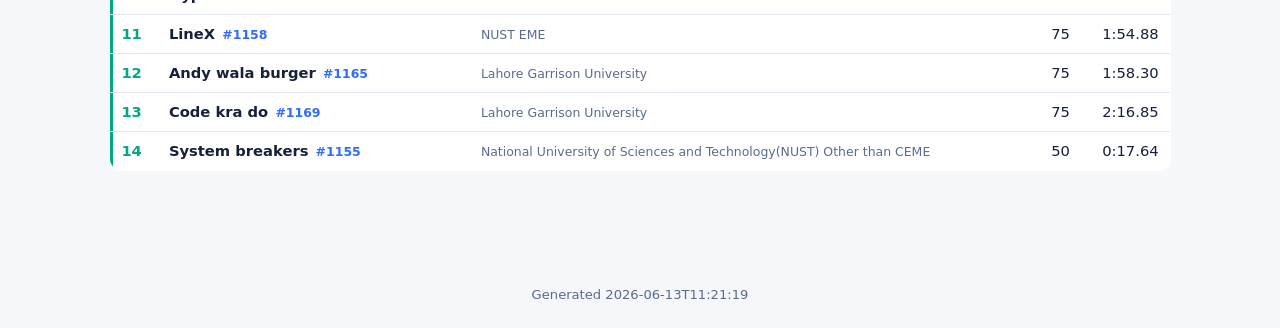
<file: docs/rankings.html>
<!DOCTYPE html>
<html lang="en">
<head>
  <meta charset="utf-8" />
  <meta name="viewport" content="width=device-width, initial-scale=1" />
  <title>National Engineering Robotics Contest 2026 — Heat Rankings</title>
  <style>
    :root {
      --bg:#f5f7fb; --panel:#ffffff; --line:#e3e8f0; --fg:#16203a;
      --muted:#5a6b8c; --accent:#2f6bff; --accent2:#00a884;
    }
    *{box-sizing:border-box}
    body{
      margin:0; background:var(--bg); color:var(--fg);
      font-family:-apple-system,system-ui,Segoe UI,Roboto,sans-serif;
      min-height:100vh; line-height:1.5;
    }
    header{display:flex; align-items:center; gap:1.2rem; padding:1.1rem 1.5rem;
      border-bottom:1px solid var(--line); background:#fff;}
    header .brand{flex:0 0 auto}
    header .brand img{height:62px; width:auto; display:block}
    header .head-text{flex:1 1 auto; text-align:center; min-width:0}
    header h1{margin:0; font-size:1.5rem; font-weight:800;}
    header p{margin:.35rem 0 0; color:var(--accent); letter-spacing:.16em;
      text-transform:uppercase; font-size:.78rem; font-weight:700}
    @media(max-width:600px){ header{gap:.6rem; padding:.8rem .7rem}
      header .brand img{height:38px} header h1{font-size:1.05rem}
      header p{letter-spacing:.08em; font-size:.66rem} }
    main{max-width:1100px; margin:0 auto; padding:1.5rem 1.2rem 3rem}

    /* in-page event navigation */
    .nav{display:flex; flex-wrap:wrap; gap:.5rem; margin-bottom:1.6rem}
    .nav a{text-decoration:none; color:var(--accent); background:var(--panel);
      border:1px solid var(--line); border-radius:999px; padding:.3rem .9rem;
      font-size:.85rem; font-weight:700}
    .nav a:hover{border-color:var(--accent)}

    section.cat{margin-bottom:2.6rem}
    .cat-head{display:flex; align-items:baseline; flex-wrap:wrap; gap:.7rem;
      border-bottom:2px solid var(--accent); padding-bottom:.4rem; margin-bottom:.9rem}
    .cat-head h2{margin:0; font-size:1.35rem}
    .cat-head .sub{color:var(--muted); font-size:.82rem; margin-left:auto}
    .pending-note{color:var(--muted); font-style:italic; padding:.6rem 0 0}

    table{width:100%; border-collapse:collapse; background:var(--panel);
      border:1px solid var(--line); border-radius:12px; overflow:hidden}
    th,td{text-align:left; padding:.5rem .7rem; border-bottom:1px solid var(--line);
      font-size:.92rem}
    th{color:var(--muted); font-weight:700; font-size:.74rem; letter-spacing:.1em;
      text-transform:uppercase; background:#fafbfe}
    td.r,th.r{text-align:right; font-variant-numeric:tabular-nums; white-space:nowrap}
    td.rank{font-weight:800; color:var(--accent); width:3rem;
      font-variant-numeric:tabular-nums}
    td .tname{font-weight:700}
    td .tid{color:var(--accent); font-weight:800; font-size:.78rem; margin-left:.45rem;
      font-variant-numeric:tabular-nums}
    td .uni{color:var(--muted); font-size:.78rem}
    tr.q td.rank{color:var(--accent2)}
    tr.q td:first-child{box-shadow:inset 3px 0 0 var(--accent2)}
    tr.unscored td{color:var(--muted)}
    tr.unscored td.rank{color:var(--muted); font-weight:600}
    tr.cut td{padding:.3rem .7rem; background:#e9f8f1; color:var(--accent2);
      font-size:.72rem; font-weight:800; letter-spacing:.12em; text-transform:uppercase;
      text-align:center; border-bottom:1px solid var(--line)}
    @media(max-width:600px){ th,td{padding:.42rem .45rem; font-size:.85rem}
      td .uni{display:block; margin-left:0} }

    footer{text-align:center; color:var(--muted); font-size:.82rem; padding:1.5rem}
    .empty{text-align:center; color:var(--muted); padding:4rem 1rem}
  </style>
</head>
<body>
  <header>
    <span class="brand"><img src="nust.png" alt="NUST" /></span>
    <div class="head-text">
      <h1>National Engineering Robotics Contest 2026</h1>
      <p><a href="index.html" style="color:var(--accent);text-decoration:none">← Home</a> · Heat Rankings · <a href="bracket.html" style="color:var(--accent);text-decoration:none">Brackets →</a> · <a href="schedule.html" style="color:var(--accent);text-decoration:none">Schedule →</a></p>
    </div>
    <span class="brand"><img src="ceme.png" alt="CEME" /></span>
  </header>
  <main id="main"></main>
  <footer id="foot"></footer>

  <script>
    const main = document.getElementById("main");
    const esc = s => (s||"").replace(/[&<>]/g, c => ({"&":"&amp;","<":"&lt;",">":"&gt;"}[c]));

    function fmtTime(t){
      if(t == null) return "—";
      const m = Math.floor(t/60), s = t - m*60;
      return `${m}:${s.toFixed(2).padStart(5,"0")}`;
    }
    function fmtScore(sc){
      if(sc == null) return "—";
      return Number.isInteger(sc) ? String(sc) : sc.toFixed(2);
    }

    function rowHTML(t, cut){
      const scored = t.score != null;
      const cls = [scored && t.rank <= cut ? "q" : "", scored ? "" : "unscored"]
        .filter(Boolean).join(" ");
      return `<tr class="${cls}">
        <td class="rank">${t.rank}</td>
        <td><span class="tname">${esc(t.team_name)||"—"}</span><span class="tid">#${esc(t.team_no)}</span></td>
        <td><span class="uni">${t.institution && t.institution !== "(private)" ? esc(t.institution) : ""}</span></td>
        <td class="r">${fmtScore(t.score)}</td>
        <td class="r">${fmtTime(t.time)}</td>
      </tr>`;
    }

    function tableHTML(info){
      const cut = info.bracket_size;
      const rows = [];
      info.teams.forEach((t, i) => {
        rows.push(rowHTML(t, cut));
        if(t.rank === cut && i < info.teams.length - 1)
          rows.push(`<tr class="cut"><td colspan="5">Top ${cut} advance to the knockout</td></tr>`);
      });
      return `<table>
        <thead><tr><th>#</th><th>Team</th><th>Institution</th>
          <th class="r">Score</th><th class="r">Time</th></tr></thead>
        <tbody>${rows.join("")}</tbody>
      </table>`;
    }

    function render(DATA){
      const cats = Object.entries(DATA.categories);
      const nav = `<nav class="nav">${cats.map(([name]) =>
        `<a href="#${encodeURIComponent(name)}">${esc(name)}</a>`).join("")}</nav>`;
      const sections = cats.map(([name, info]) => {
        const scored = info.teams.filter(t => t.score != null).length;
        const body = scored
          ? tableHTML(info)
          : `<div class="pending-note">Heat scores not entered yet — rankings will appear here.</div>`;
        const sub = info.status === "partial"
          ? `${scored} of ${info.teams.length} teams scored · heats in progress — standings are provisional`
          : "";
        return `<section class="cat" id="${esc(name)}">
          <div class="cat-head"><h2>${esc(name)}</h2><span class="sub">${sub}</span></div>
          ${body}
        </section>`;
      }).join("");
      main.innerHTML = nav + sections;
    }

    async function start(){
      let DATA = null;
      try { DATA = await fetch("rankings.json", {cache:"no-store"}).then(r=>r.json()); }
      catch(e){}
      if(!DATA || !DATA.categories){
        main.innerHTML = '<div class="empty">The rankings will be published once the heats begin.</div>';
        return;
      }
      document.getElementById("foot").textContent = `Generated ${DATA.generated_at}`;
      render(DATA);
      if(location.hash){
        const el = document.getElementById(decodeURIComponent(location.hash.slice(1)));
        if(el) el.scrollIntoView();
      }
    }
    start();
  </script>
</body>
</html>
</file>
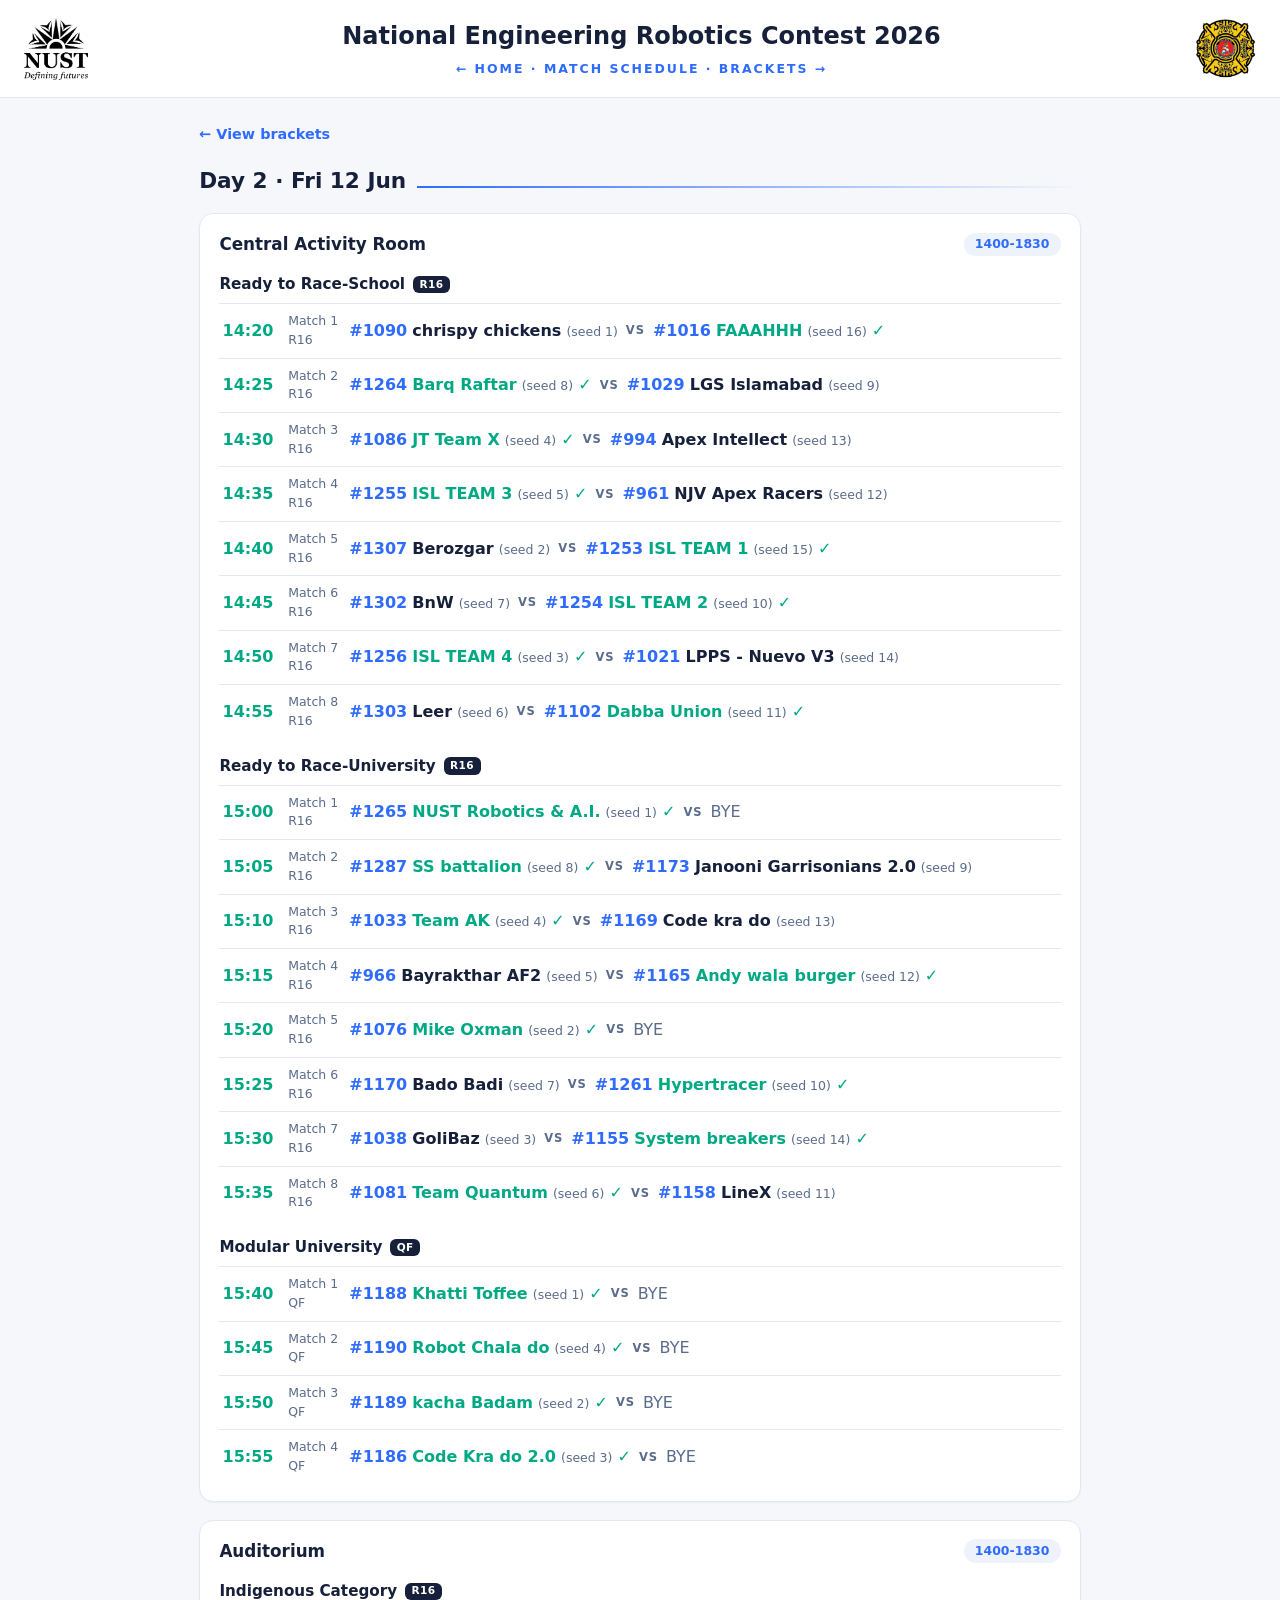
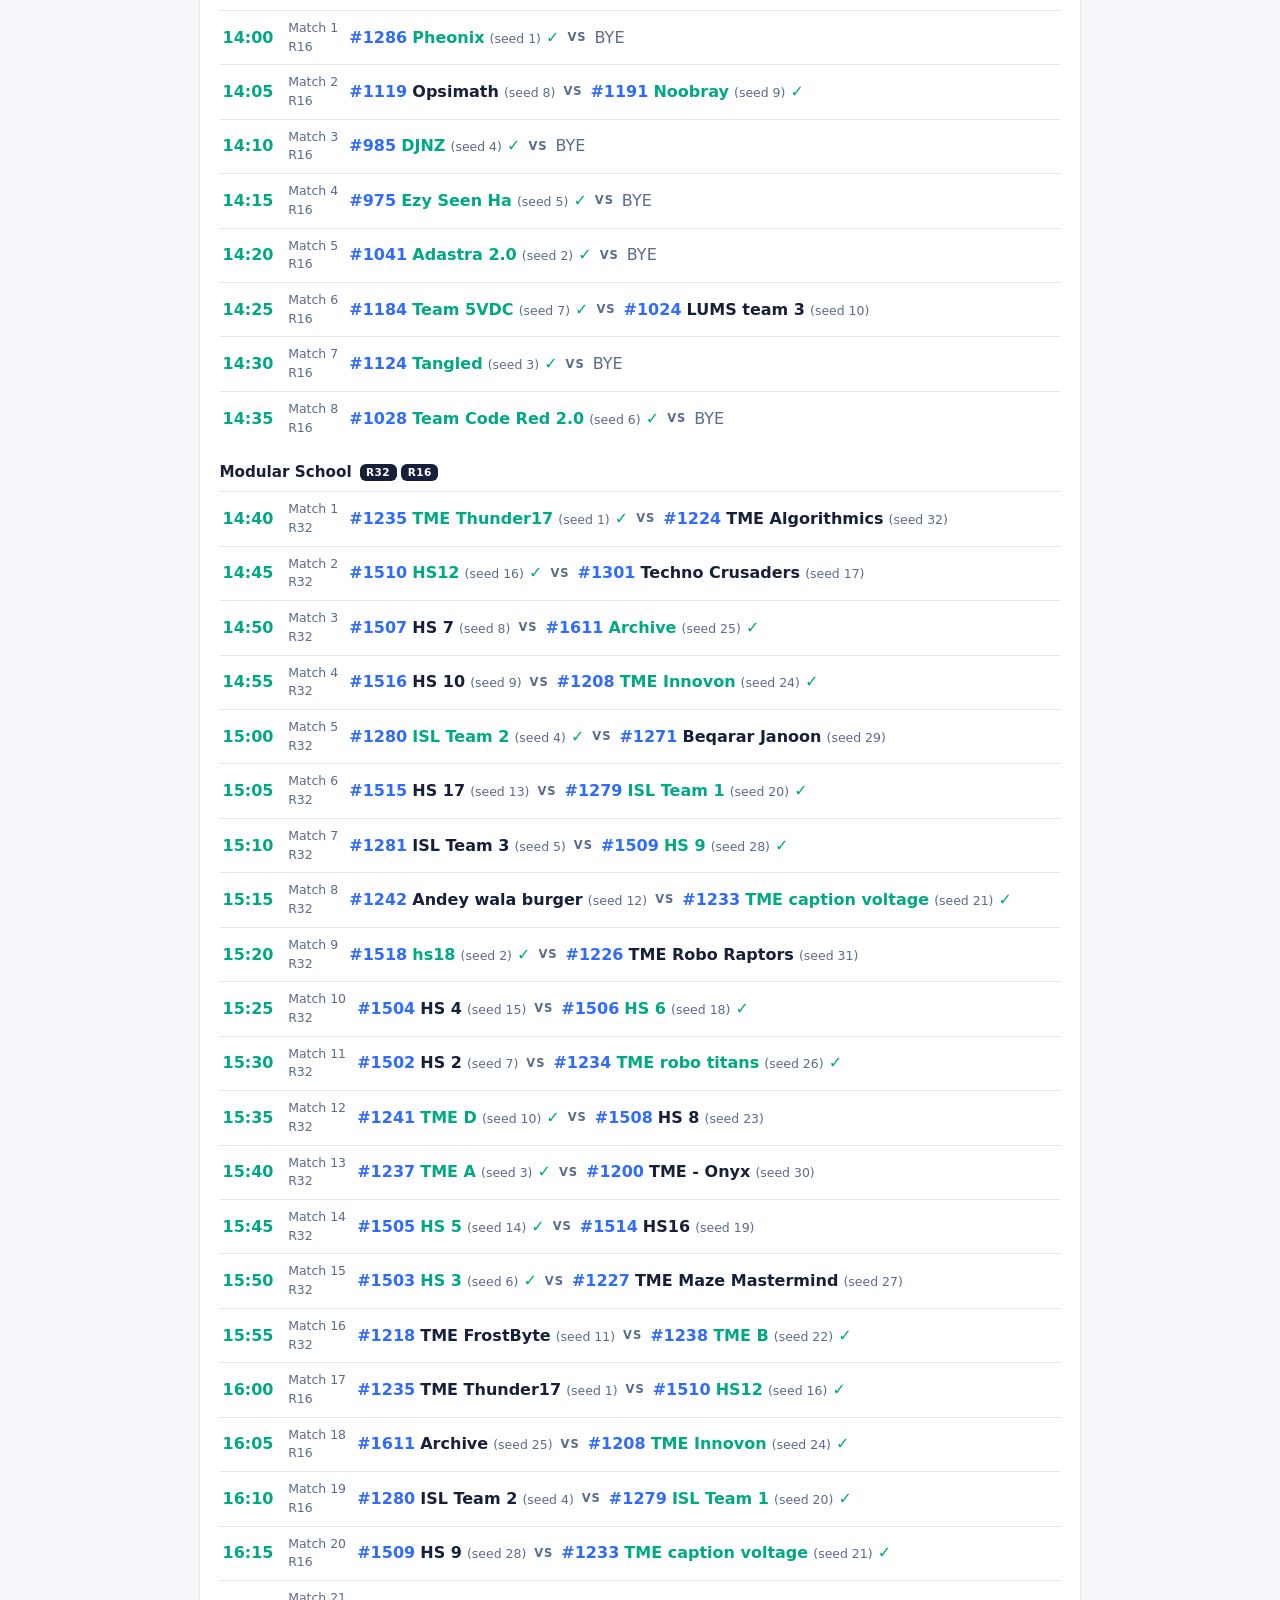
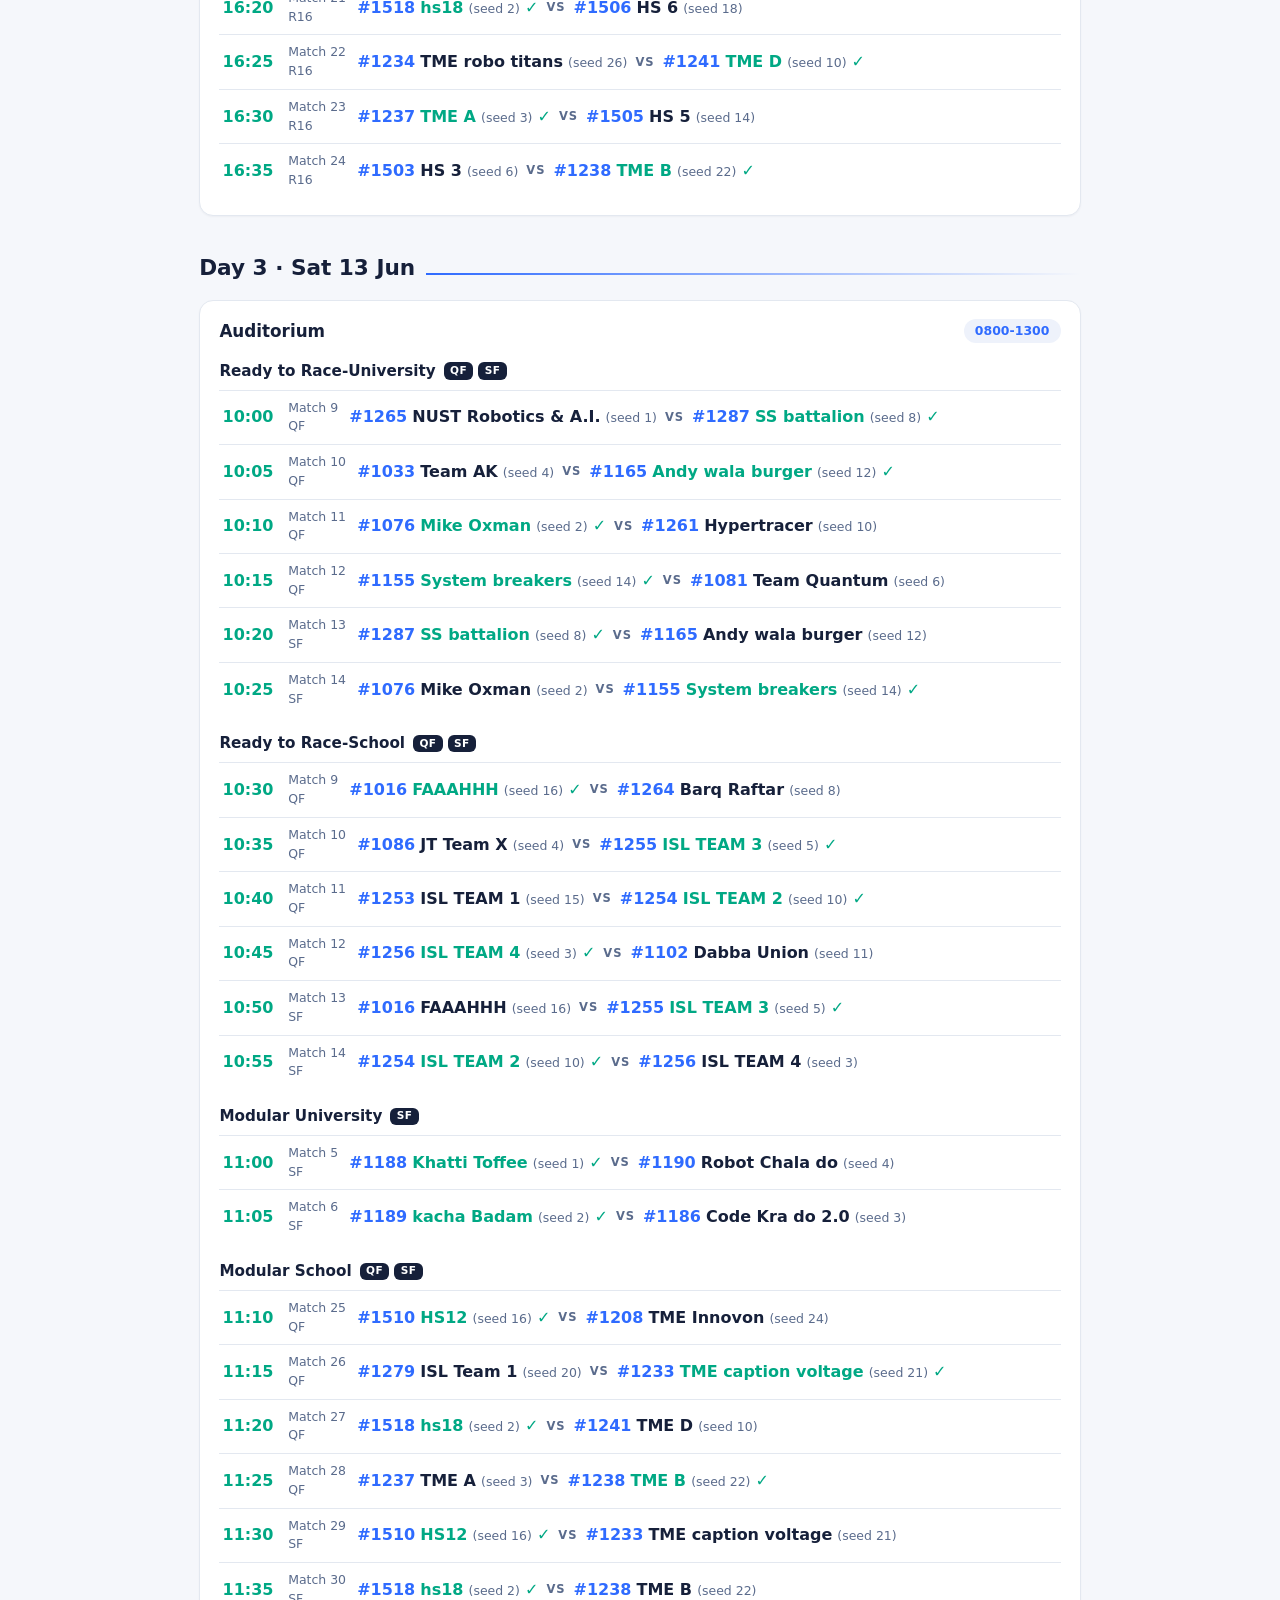
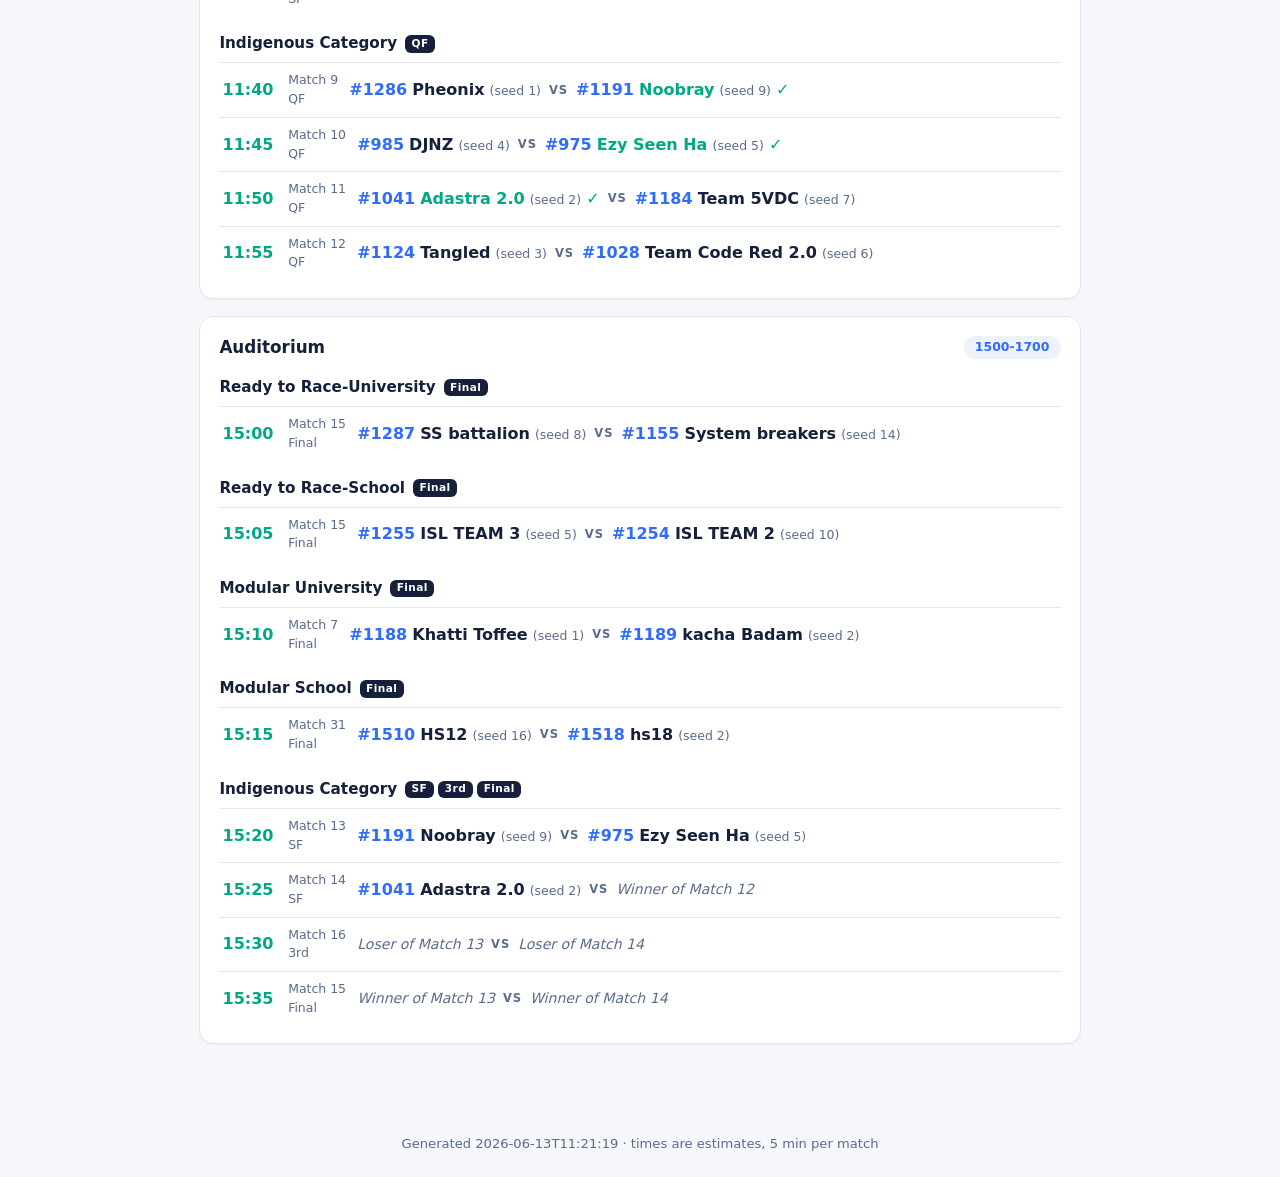
<file: docs/schedule.html>
<!DOCTYPE html>
<html lang="en">
<head>
  <meta charset="utf-8" />
  <meta name="viewport" content="width=device-width, initial-scale=1" />
  <title>NERC 2026 — Match Schedule</title>
  <style>
    :root {
      --bg:#f5f7fb; --panel:#ffffff; --line:#e3e8f0; --fg:#16203a;
      --muted:#5a6b8c; --accent:#2f6bff; --accent2:#00a884;
    }
    *{box-sizing:border-box}
    body{
      margin:0; background:var(--bg); color:var(--fg);
      font-family:-apple-system,system-ui,Segoe UI,Roboto,sans-serif;
      min-height:100vh; line-height:1.5;
    }
    header{display:flex; align-items:center; gap:1.2rem; padding:1.1rem 1.5rem;
      border-bottom:1px solid var(--line); background:#fff;}
    header .brand{flex:0 0 auto}
    header .brand img{height:62px; width:auto; display:block}
    header .head-text{flex:1 1 auto; text-align:center; min-width:0}
    header h1{margin:0; font-size:1.5rem; font-weight:800;}
    header p{margin:.35rem 0 0; color:var(--accent); letter-spacing:.16em;
      text-transform:uppercase; font-size:.78rem; font-weight:700}
    @media(max-width:600px){ header{gap:.6rem; padding:.8rem .7rem}
      header .brand img{height:38px} header h1{font-size:1.05rem}
      header p{letter-spacing:.08em; font-size:.66rem} }

    main{max-width:920px; margin:0 auto; padding:1.5rem 1.2rem 3rem}
    .back{display:inline-block; color:var(--accent); text-decoration:none; font-weight:600;
      font-size:.9rem; margin-bottom:1.2rem}
    .back:hover{text-decoration:underline}

    /* Day heading */
    .day{display:flex; align-items:baseline; gap:.7rem; margin:2.2rem 0 1rem}
    .day:first-of-type{margin-top:0}
    .day h2{margin:0; font-size:1.35rem; font-weight:800}
    .day .line{flex:1; height:2px; background:linear-gradient(90deg,var(--accent),transparent)}

    /* Venue session card */
    .venue{background:var(--panel); border:1px solid var(--line); border-radius:14px;
      padding:1.1rem 1.2rem; margin-bottom:1.1rem; box-shadow:0 1px 2px rgba(20,32,58,.04)}
    .venue-head{display:flex; align-items:center; gap:.7rem; margin-bottom:.4rem}
    .venue-head .vn{font-size:1.05rem; font-weight:800}
    .venue-head .win{margin-left:auto; background:#eef2fb; color:var(--accent);
      border-radius:999px; padding:.15rem .7rem; font-size:.78rem; font-weight:700;
      font-variant-numeric:tabular-nums; white-space:nowrap}

    /* Category block within a venue */
    .cat{margin-top:1rem}
    .cat-title{display:flex; align-items:center; gap:.5rem; margin:0 0 .45rem;
      font-size:.95rem; font-weight:700}
    .cat-title .rnds{display:flex; gap:.3rem; flex-wrap:wrap}
    .cat-title .rnds small{background:var(--fg); color:#fff; border-radius:6px;
      padding:.05rem .4rem; font-size:.66rem; font-weight:700; letter-spacing:.04em}
    .note{background:#fff7e6; border:1px solid #f0deb0; color:#7a5c10;
      border-radius:8px; padding:.45rem .7rem; font-size:.84rem; margin:.15rem 0 .55rem}

    .match-row{display:grid; grid-template-columns:3.4rem auto 1fr; align-items:center;
      gap:.7rem; padding:.5rem .2rem; border-top:1px solid var(--line)}
    .match-row .time{color:var(--accent2); font-weight:800; font-variant-numeric:tabular-nums}
    .match-row .mno{color:var(--muted); font-size:.78rem; font-variant-numeric:tabular-nums;
      white-space:nowrap}
    .teams{display:flex; align-items:center; gap:.5rem; min-width:0; flex-wrap:wrap}
    .side{min-width:0}
    .side .tid{font-weight:800; color:var(--accent); font-variant-numeric:tabular-nums}
    .side .seed{color:var(--muted); font-size:.78rem}
    .side .nm{font-weight:600}
    .side.ref{color:var(--muted); font-style:italic; font-size:.88rem}
    .side.bye,.side.tbd{color:var(--muted)}
    .side.won .nm{color:var(--accent2)} .side.won .tick{color:var(--accent2); font-weight:800}
    .vs{color:var(--muted); font-size:.72rem; font-weight:800; letter-spacing:.08em;
      text-transform:uppercase}

    footer{text-align:center; color:var(--muted); font-size:.82rem; padding:1.5rem}
    .empty{text-align:center; color:var(--muted); padding:4rem 1rem}
  </style>
</head>
<body>
  <header>
    <span class="brand"><img src="nust.png" alt="NUST" /></span>
    <div class="head-text">
      <h1>National Engineering Robotics Contest 2026</h1>
      <p><a href="index.html" style="color:var(--accent);text-decoration:none">← Home</a> · Match Schedule · <a href="bracket.html" style="color:var(--accent);text-decoration:none">Brackets →</a></p>
    </div>
    <span class="brand"><img src="ceme.png" alt="CEME" /></span>
  </header>
  <main id="main"></main>
  <footer id="foot"></footer>

  <script>
    const main = document.getElementById("main");
    const esc = s => (s||"").replace(/[&<>]/g, c => ({"&":"&amp;","<":"&lt;",">":"&gt;"}[c]));

    function side(s, winnerNo, noSeed){
      if(!s) return `<span class="side tbd">TBD</span>`;
      if(s.type === "team"){
        const won = winnerNo && s.team_no === winnerNo;
        return `<span class="side${won ? " won" : ""}"><span class="tid">#${s.team_no||"—"}</span>
          <span class="nm">${esc(s.team_name)}</span>${noSeed ? "" : ` <span class="seed">(seed ${s.seed})</span>`}${won ? ' <span class="tick">✓</span>' : ""}</span>`;
      }
      if(s.type === "ref") return `<span class="side ref">${esc(s.text)}</span>`;
      if(s.type === "seed") return `<span class="side ref">Seed ${s.seed}</span>`;
      if(s.type === "bye") return `<span class="side bye">BYE</span>`;
      return `<span class="side tbd">TBD</span>`;
    }

    function catBlock(c){
      const rounds = c.solo ? ["Heats"] : [...new Set(c.matches.map(m=>m.round))];
      const rows = c.matches.map(m => (c.solo || !m.b) ? `
        <div class="match-row">
          <span class="time">${m.time||""}</span>
          <span class="mno">${c.solo ? "Heat" : "Match"} ${m.no}${c.solo ? "" : "<br>"+m.round}</span>
          <span class="teams">${side(m.a, m.winner, c.solo)}</span>
        </div>` : `
        <div class="match-row">
          <span class="time">${m.time||""}</span>
          <span class="mno">Match ${m.no}<br>${m.round}</span>
          <span class="teams">${side(m.a, m.winner)} <span class="vs">vs</span> ${side(m.b, m.winner)}</span>
        </div>`).join("");
      return `<div class="cat">
        <div class="cat-title"><span>${esc(c.name)}</span>
          <span class="rnds">${rounds.map(r=>`<small>${r}</small>`).join("")}</span></div>
        ${c.note ? `<div class="note">⚠ ${esc(c.note)}</div>` : ""}
        ${rows}</div>`;
    }

    function venueCard(v){
      return `<div class="venue">
        <div class="venue-head"><span class="vn">${esc(v.venue)}</span>
          <span class="win">${v.window}</span></div>
        ${v.note ? `<div class="note">⚠ ${esc(v.note)}</div>` : ""}
        ${v.categories.map(catBlock).join("")}
      </div>`;
    }

    function render(d){
      // group sessions by day, preserving order; skip solo-run heats
      const days = [];
      for(const s of d.sessions){
        const cats = s.categories.filter(c => !c.solo);
        if(!cats.length) continue;
        const venue = Object.assign({}, s, {categories: cats});
        let g = days.find(x=>x.day === venue.day);
        if(!g){ g = {day:venue.day, venues:[]}; days.push(g); }
        g.venues.push(venue);
      }
      main.innerHTML = `<a class="back" href="bracket.html">← View brackets</a>` +
        days.map(g=>`
          <div class="day"><h2>${esc(g.day)}</h2><span class="line"></span></div>
          ${g.venues.map(venueCard).join("")}`).join("");
      document.getElementById("foot").textContent =
        `Generated ${d.generated_at} · times are estimates, 5 min per match`;
    }

    (async function(){
      let d;
      try { d = await fetch("schedule.json", {cache:"no-store"}).then(r=>r.json()); }
      catch(e){ d = null; }
      if(!d || !d.sessions){ main.innerHTML = '<div class="empty">The schedule will be published shortly.</div>'; return; }
      render(d);
    })();
  </script>
</body>
</html>
</file>
